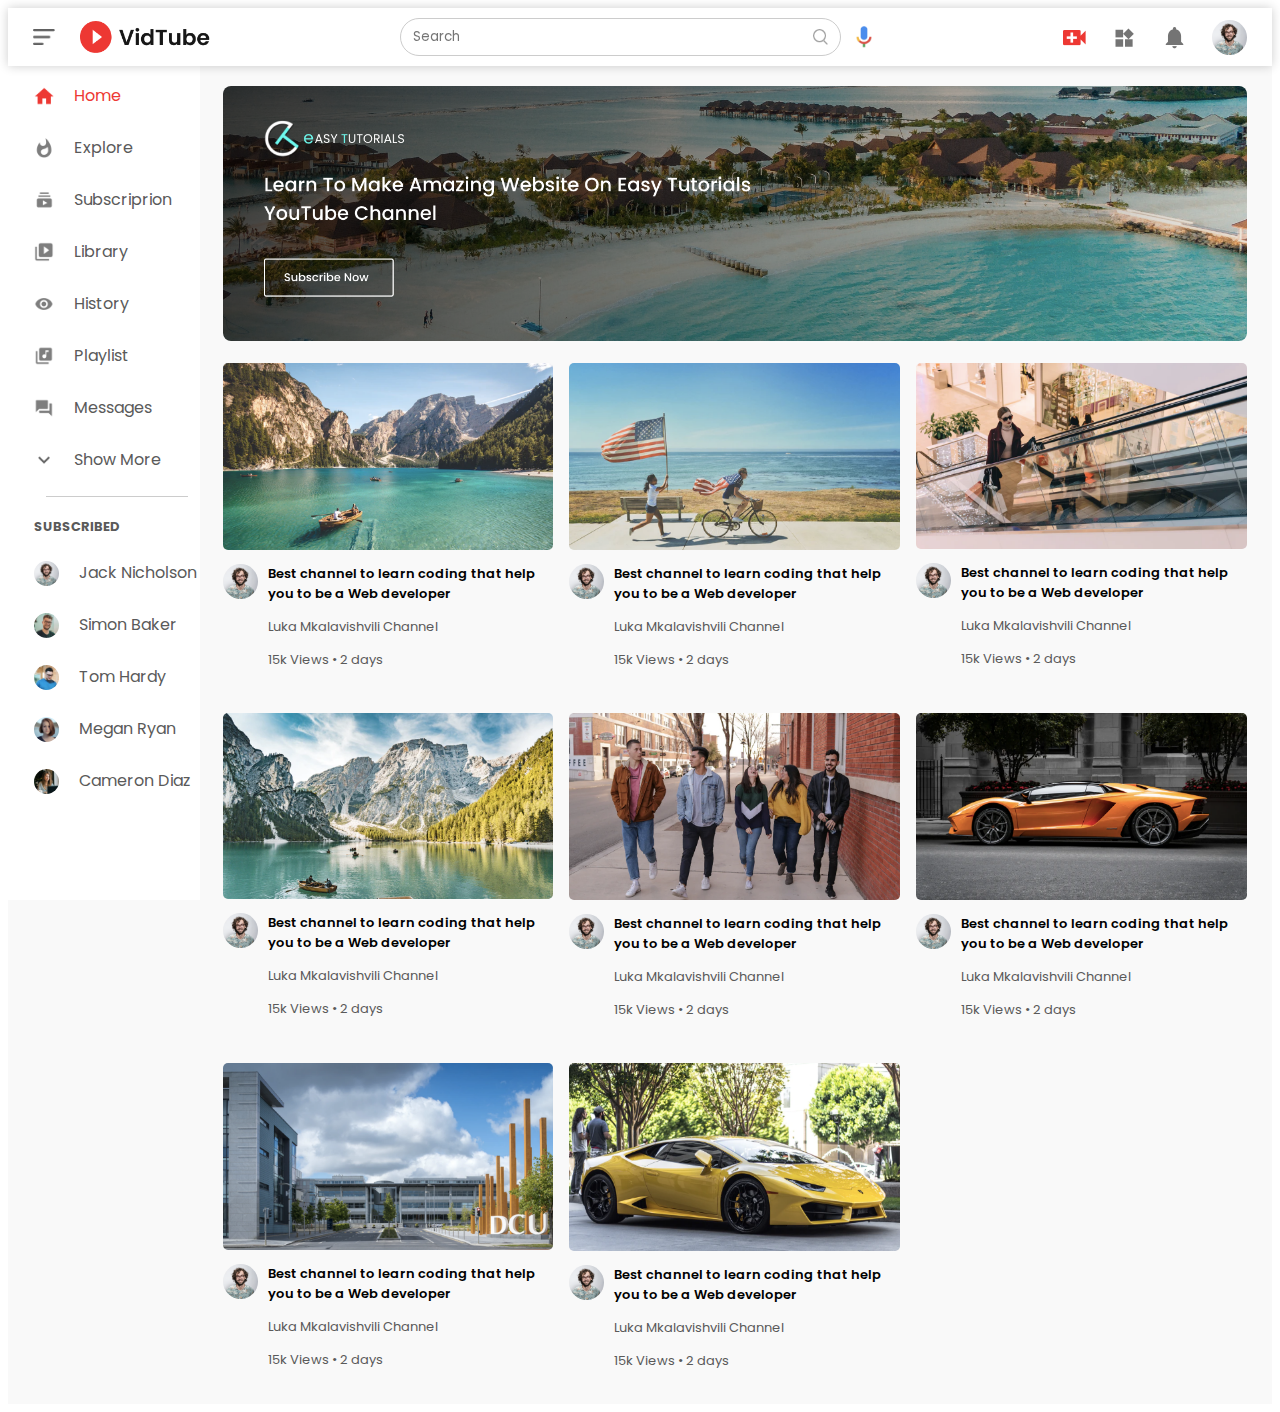
<file: index.html>
<!DOCTYPE html>
<html lang="en">
<head>
    <meta charset="UTF-8">
    <meta http-equiv="X-UA-Compatible" content="IE=edge">
    <meta name="viewport" content="width=device-width, initial-scale=1.0">
    <title>VidTube - Video Sharing Website</title>
    <link rel="stylesheet" href="style.css">
</head>
<body>

    <nav class="flex-div">
        <div class="nav-left flex-div">
            <img src="images/menu.png" alt="menu-picture" class="menu-icon">
            <img src="images/logo.png" alt="logo-picture" class="logo">
        </div>
        <div class="nav-middle flex-div">
            <div class="search-box flex-div">
                <input type="text" placeholder="Search">
                <img src="images/search.png" alt="search-img">
            </div>
            <img src="images/voice-search.png" alt="voice-search-pic" class="mic-icon">
        </div>
        <div class="nav-right flex-div">
            <img src="images/upload.png" alt="upload picture">
            <img src="images/more.png" alt="more picture">
            <img src="images/notification.png" alt="notification picture">
            <img src="images/Jack.png" alt="Jack picture" class="user-icon">
        </div>
    </nav>
    <!------------------- sidebar -------------------->
    <div class="sidebar">
        <div class="shortcut-links">
            <a href=""><img src="images/home.png" alt="home icon"><p>Home</p></a>
            <a href=""><img src="images/explore.png" alt="Explore icon"><p>Explore</p></a>
            <a href=""><img src="images/subscriprion.png" alt="subscriprion icon"><p>Subscriprion</p></a>
            <a href=""><img src="images/library.png" alt="Library icon"><p>Library</p></a>
            <a href=""><img src="images/history.png" alt="history icon"><p>History</p></a>
            <a href=""><img src="images/playlist.png" alt="playlist icon"><p>Playlist</p></a>
            <a href=""><img src="images/messages.png" alt="messages icon"><p>Messages</p></a>
            <a href=""><img src="images/show-more.png" alt="show-more icon"><p>Show More</p></a>
            <hr>
        </div>
        <div class="subscribed-list">
            <h3>SUBSCRIBED</h3>
            <a href=""><img src="images/Jack.png" alt="Jack picture"><p>Jack Nicholson</p></a>
            <a href=""><img src="images/simon.png" alt="Simon picture"><p>Simon Baker</p></a>
            <a href=""><img src="images/tom.png" alt="Tom picture"><p>Tom Hardy</p></a>
            <a href=""><img src="images/megan.png" alt="Megan picture"><p>Megan Ryan</p></a>
            <a href=""><img src="images/cameron.png" alt="Cameron picture"><p>Cameron Diaz</p></a>
        </div>
    </div>

    <!--------------- main -------------->
    
    <div class="container">
        <div class="banner">
            <img src="images/banner.png" alt="banner picture">
        </div>

        <div class="list-container">

            <div class="vid-list">
                <a href="play-video.html"><img src="images/thumbnail1.png" class="thumbnail"></a>
                <div class="flex-div">
                    <img src="images/Jack.png" >
                    <div class="vid-info">
                        <a href="play-video.html">Best channel to learn coding that help you to be a Web developer</a>
                        <p>Luka Mkalavishvili Channel</p>
                        <p>15k Views &bull; 2 days</p>
                    </div>
                </div>
            </div>

            <div class="vid-list">
                <a href=""><img src="images/thumbnail2.png" class="thumbnail"></a>
                <div class="flex-div">
                    <img src="images/Jack.png" >
                    <div class="vid-info">
                        <a href="">Best channel to learn coding that help you to be a Web developer</a>
                        <p>Luka Mkalavishvili Channel</p>
                        <p>15k Views &bull; 2 days</p>
                    </div>
                </div>
            </div>
            <div class="vid-list">
                <a href=""><img src="images/thumbnail3.png" class="thumbnail"></a>
                <div class="flex-div">
                    <img src="images/Jack.png" >
                    <div class="vid-info">
                        <a href="">Best channel to learn coding that help you to be a Web developer</a>
                        <p>Luka Mkalavishvili Channel</p>
                        <p>15k Views &bull; 2 days</p>
                    </div>
                </div>
            </div>
            <div class="vid-list">
                <a href=""><img src="images/thumbnail4.png" class="thumbnail"></a>
                <div class="flex-div">
                    <img src="images/Jack.png" >
                    <div class="vid-info">
                        <a href="">Best channel to learn coding that help you to be a Web developer</a>
                        <p>Luka Mkalavishvili Channel</p>
                        <p>15k Views &bull; 2 days</p>
                    </div>
                </div>
            </div>
            <div class="vid-list">
                <a href=""><img src="images/thumbnail5.png" class="thumbnail"></a>
                <div class="flex-div">
                    <img src="images/Jack.png" >
                    <div class="vid-info">
                        <a href="">Best channel to learn coding that help you to be a Web developer</a>
                        <p>Luka Mkalavishvili Channel</p>
                        <p>15k Views &bull; 2 days</p>
                    </div>
                </div>
            </div>
            <div class="vid-list">
                <a href=""><img src="images/thumbnail6.png" class="thumbnail"></a>
                <div class="flex-div">
                    <img src="images/Jack.png" >
                    <div class="vid-info">
                        <a href="">Best channel to learn coding that help you to be a Web developer</a>
                        <p>Luka Mkalavishvili Channel</p>
                        <p>15k Views &bull; 2 days</p>
                    </div>
                </div>
            </div>
            <div class="vid-list">
                <a href=""><img src="images/thumbnail7.png" class="thumbnail"></a>
                <div class="flex-div">
                    <img src="images/Jack.png" >
                    <div class="vid-info">
                        <a href="">Best channel to learn coding that help you to be a Web developer</a>
                        <p>Luka Mkalavishvili Channel</p>
                        <p>15k Views &bull; 2 days</p>
                    </div>
                </div>
            </div>
            <div class="vid-list">
                <a href=""><img src="images/thumbnail8.png" class="thumbnail"></a>
                <div class="flex-div">
                    <img src="images/Jack.png" >
                    <div class="vid-info">
                        <a href="">Best channel to learn coding that help you to be a Web developer</a>
                        <p>Luka Mkalavishvili Channel</p>
                        <p>15k Views &bull; 2 days</p>
                    </div>
                </div>
            </div>

        </div>
        
    </div>    








    <script src="script.js"></script>
</body>
</html>
</file>
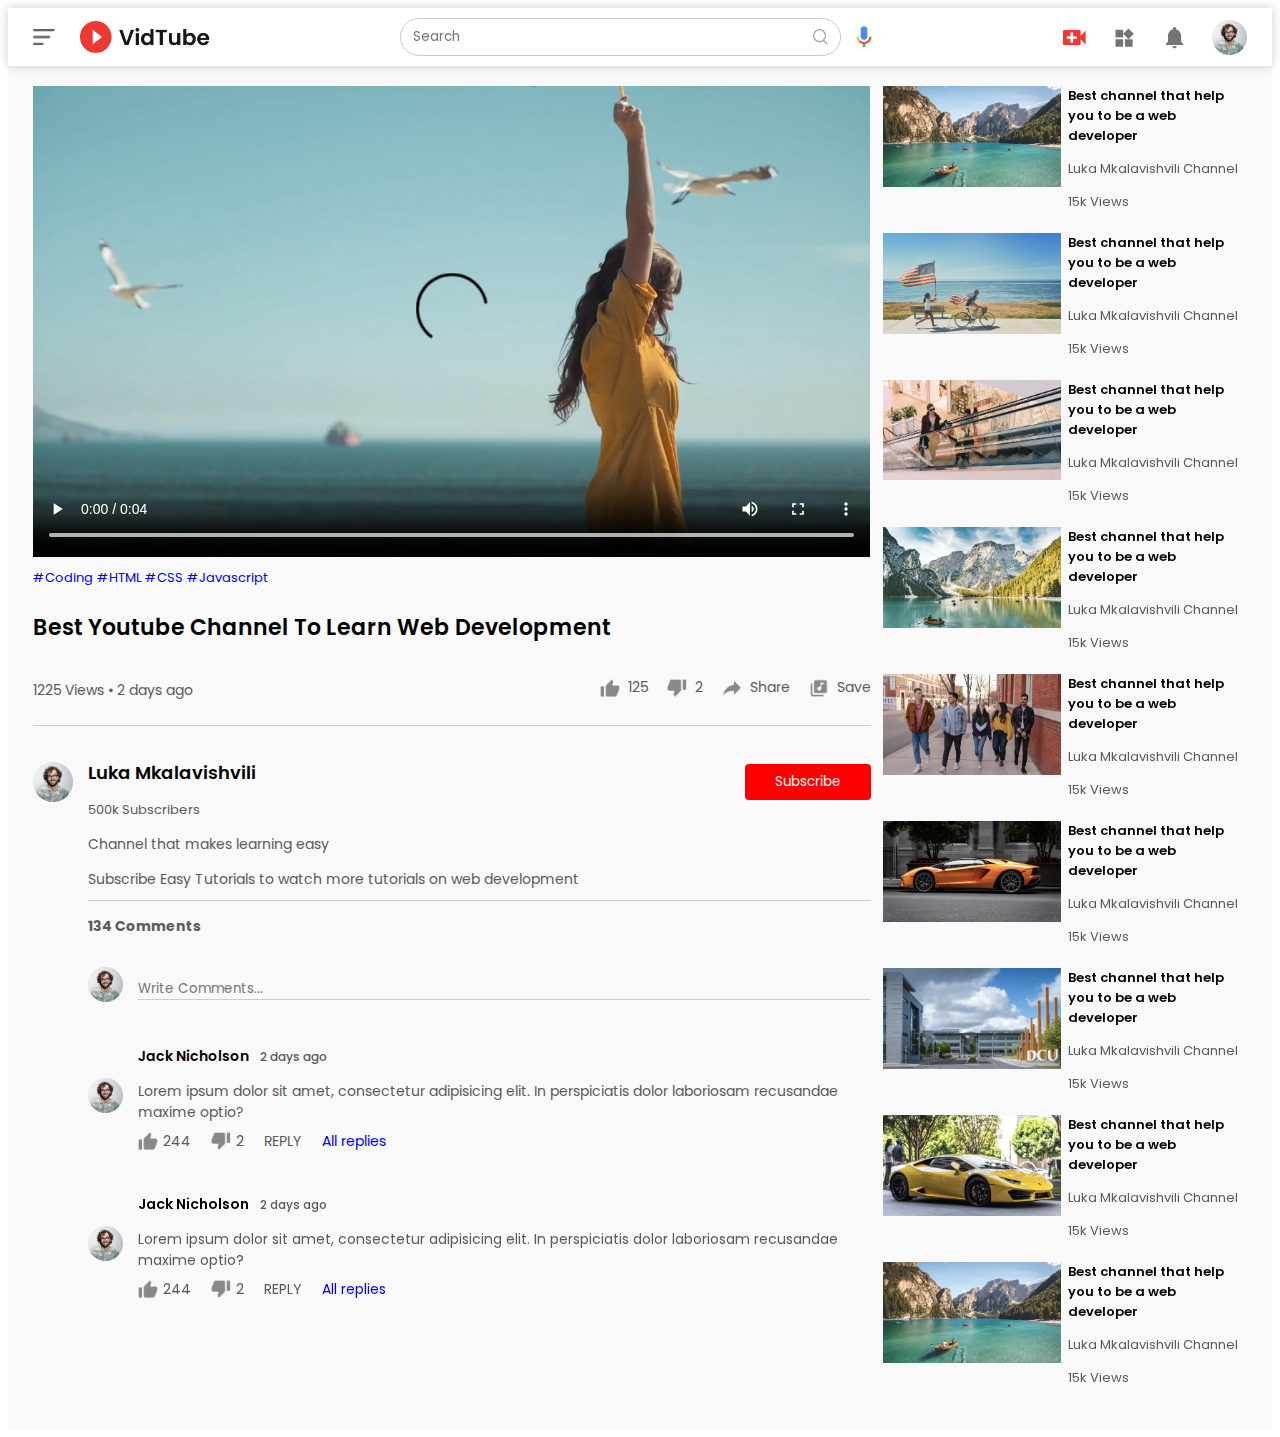
<file: play-video.html>
<!DOCTYPE html>
<html lang="en">
<head>
    <meta charset="UTF-8">
    <meta http-equiv="X-UA-Compatible" content="IE=edge">
    <meta name="viewport" content="width=device-width, initial-scale=1.0">
    <title>Play Video in VidTube</title>
    <link rel="stylesheet" href="style.css">
</head>
<body>

    <nav class="flex-div">
        <div class="nav-left flex-div">
            <img src="images/menu.png" alt="menu-picture" class="menu-icon">
            <img src="images/logo.png" alt="logo-picture" class="logo">
        </div>
        <div class="nav-middle flex-div">
            <div class="search-box flex-div">
                <input type="text" placeholder="Search">
                <img src="images/search.png" alt="search-img">
            </div>
            <img src="images/voice-search.png" alt="voice-search-pic" class="mic-icon">
        </div>
        <div class="nav-right flex-div">
            <img src="images/upload.png" alt="upload picture">
            <img src="images/more.png" alt="more picture">
            <img src="images/notification.png" alt="notification picture">
            <img src="images/Jack.png" alt="Jack picture" class="user-icon">
        </div>
    </nav>


    <div class="container play-container">
        <div class="row">
            <div class="play-video">
                <video controls autoplay>
                    <source src="images/video.mp4" type="video/mp4">
                </video>
                <div class="tags">
                    <a href="">#Coding</a> <a href="">#HTML</a> <a href="">#CSS</a> <a href="">#Javascript</a>
                </div>
                <h3>Best Youtube Channel To Learn Web Development</h3>
                <div class="play-video-info">
                    <p>1225 Views &bull; 2 days ago</p>
                    <div>
                        <a href=""><img src="images/like.png">125</a>
                        <a href=""><img src="images/dislike.png">2</a>
                        <a href=""><img src="images/share.png">Share</a>
                        <a href=""><img src="images/save.png">Save</a>
                    </div>
                </div>
                <hr>
                <div class="publisher">
                    <img src="images/Jack.png" >
                    <div>
                        <p>Luka Mkalavishvili</p>
                        <span>500k Subscribers</span>
                    </div>
                    <button type="button">Subscribe</button>
                </div>
                <div class="vid-description">
                    <p>Channel that makes learning easy</p>
                    <p>Subscribe Easy Tutorials to watch more tutorials on web development</p>
                    <hr>
                    <h4>134 Comments</h4>

                    <div class="add-comment">
                        <img src="images/Jack.png" >
                        <input type="text" placeholder="Write Comments...">
                    </div>
                    <div class="old-comment">
                        <img src="images/Jack.png">
                        <div>
                            <h3>Jack Nicholson <span>2 days ago</span></h3>
                            <p>Lorem ipsum dolor sit amet, consectetur adipisicing elit.
                                 In perspiciatis dolor laboriosam recusandae maxime optio?</p>
                            <div class="acomment-action">
                                <img src="images/like.png">
                                <span>244</span>
                                <img src="images/dislike.png">
                                <span>2</span>
                                <span>REPLY</span>
                                <a href="">All replies</a>
                            </div>    
                        </div>
                    </div>
                    <div class="old-comment">
                        <img src="images/Jack.png">
                        <div>
                            <h3>Jack Nicholson <span>2 days ago</span></h3>
                            <p>Lorem ipsum dolor sit amet, consectetur adipisicing elit.
                                 In perspiciatis dolor laboriosam recusandae maxime optio?</p>
                            <div class="acomment-action">
                                <img src="images/like.png">
                                <span>244</span>
                                <img src="images/dislike.png">
                                <span>2</span>
                                <span>REPLY</span>
                                <a href="">All replies</a>
                            </div>    
                        </div>
                    </div>
                    
                </div>

            </div>
            <div class="right-sidebar">

                <div class="side-video-list">
                    <a href="" class="small-thumbnail"><img src="images/thumbnail1.png"></a>
                    <div class="vid-info">
                        <a href="">Best channel that help you to be a web developer</a>
                        <p>Luka Mkalavishvili Channel</p>
                        <p>15k Views</p>
                    </div>
                </div>
                <div class="side-video-list">
                    <a href="" class="small-thumbnail"><img src="images/thumbnail2.png"></a>
                    <div class="vid-info">
                        <a href="">Best channel that help you to be a web developer</a>
                        <p>Luka Mkalavishvili Channel</p>
                        <p>15k Views</p>
                    </div>
                </div>
                <div class="side-video-list">
                    <a href="" class="small-thumbnail"><img src="images/thumbnail3.png"></a>
                    <div class="vid-info">
                        <a href="">Best channel that help you to be a web developer</a>
                        <p>Luka Mkalavishvili Channel</p>
                        <p>15k Views</p>
                    </div>
                </div>
                <div class="side-video-list">
                    <a href="" class="small-thumbnail"><img src="images/thumbnail4.png"></a>
                    <div class="vid-info">
                        <a href="">Best channel that help you to be a web developer</a>
                        <p>Luka Mkalavishvili Channel</p>
                        <p>15k Views</p>
                    </div>
                </div>
                <div class="side-video-list">
                    <a href="" class="small-thumbnail"><img src="images/thumbnail5.png"></a>
                    <div class="vid-info">
                        <a href="">Best channel that help you to be a web developer</a>
                        <p>Luka Mkalavishvili Channel</p>
                        <p>15k Views</p>
                    </div>
                </div>
                <div class="side-video-list">
                    <a href="" class="small-thumbnail"><img src="images/thumbnail6.png"></a>
                    <div class="vid-info">
                        <a href="">Best channel that help you to be a web developer</a>
                        <p>Luka Mkalavishvili Channel</p>
                        <p>15k Views</p>
                    </div>
                </div>
                <div class="side-video-list">
                    <a href="" class="small-thumbnail"><img src="images/thumbnail7.png"></a>
                    <div class="vid-info">
                        <a href="">Best channel that help you to be a web developer</a>
                        <p>Luka Mkalavishvili Channel</p>
                        <p>15k Views</p>
                    </div>
                </div>
                <div class="side-video-list">
                    <a href="" class="small-thumbnail"><img src="images/thumbnail8.png"></a>
                    <div class="vid-info">
                        <a href="">Best channel that help you to be a web developer</a>
                        <p>Luka Mkalavishvili Channel</p>
                        <p>15k Views</p>
                    </div>
                </div>
                <div class="side-video-list">
                    <a href="" class="small-thumbnail"><img src="images/thumbnail1.png"></a>
                    <div class="vid-info">
                        <a href="">Best channel that help you to be a web developer</a>
                        <p>Luka Mkalavishvili Channel</p>
                        <p>15k Views</p>
                    </div>
                </div>


            </div>


        </div>
    </div>
</body>
</html>
</file>
<file: style.css>
@import url('https://fonts.googleapis.com/css2?family=Poppins:wght@400;500;600&display=swap');

*{
    border: 0;
    padding: 0;
    box-sizing: border-box;
    font-family: 'Poppins', sans-serif;
    
}

a {
    text-decoration: none;
    color: #5a5a5a;
}
img {
    cursor: pointer;
}
.flex-div {
    display: flex;
    align-items: center;
}
nav {
    padding: 10px 2%;
    justify-content: space-between;
    box-shadow: 0 0 10px rgba(0, 0, 0, 0.2);
    background: #fff;
    position: sticky;
    top: 0;
    z-index: 10;
}
.nav-right img {
    width: 25px;
    margin-right: 25px;
}
.nav-right .user-icon {
    width: 35px;
    border-radius: 50%;
    margin-right: 0;
}
.nav-left .menu-icon {
    width: 22px;
    margin-right: 25px;
}
.nav-left .logo {
    width: 130px;
}
.nav-middle .mic-icon {
    width: 16px;
}
.nav-middle .search-box {
    border: 1px solid #ccc;
    margin-right: 15px;
    padding: 8px 12px;
    border-radius: 25px;
}
.nav-middle .search-box input {
    width: 400px;
    border: 0;
    outline: 0;
    background: transparent;
}
.nav-middle .search-box img {
    width: 15px;
}


/* ----------------- Sidebar ---------------- */

.sidebar{
    background: #fff;
    width: 15%;
    height: 100vh;
    position: fixed;
    top: 0;
    padding-left: 2%;
    padding-top: 80px; 
    
}

.shortcut-links a img{
    width: 20px;
    margin-right: 20px;
}
.shortcut-links a{
    display: flex;
    align-items: center;
    margin-bottom: 20px;
    width: fit-content;
    flex-wrap: wrap;
    line-height: 0;
}
.shortcut-links a:first-child{
    color: #ed3833;
}
.sidebar hr{
    border: 0;
    height: 1px;
    background: #ccc;
    width: 85%;
}
.subscribed-list h3 {
    font-size: 13px;
    margin: 20px 0;
    color: #5a5a5a;
}
.subscribed-list a{
    display: flex;
    align-items: center;
    margin-bottom: 20px;
    width: fit-content;
    flex-wrap: wrap;
    line-height: 0;
}
.subscribed-list a img {
    width: 25px;
    border-radius: 50%;
    margin-right: 20px;
}
.small-sidebar {
    width: 5%;
}
.small-sidebar a p {
    display: none;
}
.small-sidebar h3 {
    display: none;
}
.small-sidebar hr {
    width: 50%;
    margin-bottom: 25px;
}

/*------------ main -----------*/

.container {
    background: #f9f9f9;
    padding-left: 17%;
    padding-right: 2%;
    padding-top: 20px;
    padding-bottom: 20px;
}
.large-container {
    padding-left: 7%;
}

.banner {
    width: 100%;
}
.banner img {
    width: 100%;
    border-radius: 8px;
}
.list-container {
    display: grid;
    grid-template-columns: repeat(auto-fit, minmax(250px, 1fr));
    grid-column-gap:16px;
    grid-row-gap: 30px;
    margin-top: 15px;
}
.vid-list .thumbnail {
    width: 100%;
    border-radius: 5px;
}
.vid-list .flex-div {
    align-items: flex-start;
    margin-top: 7px;
}
.vid-list .flex-div img {
    width: 35px;
    border-radius: 50%;
    margin-right: 10px;
}
.vid-info {
    color: #5a5a5a;
    font-size: 13px;
}
.vid-info a {
    color: #000;
    font-weight: 600;
    display: block;
    margin-bottom: 5px;
}












@media (max-width: 900px){
    .menu-icon {
        display: none;
    }
    .sidebar {
        display: none;
    }
    .container, .large-container {
        padding-left: 5%;
        padding-right: 5%;
    }
    .nav-right img {
        display: none;
    }
    .nav-right .user-icon {
        display: block;
        width: 30px;
    }
    .nav-middle .search-box input {
        width: 100px;
    }
    .nav-middle .mic-icon {
        display: none;
    }
    .logo {
        width: 90px;
    }
}

/* ------Play Video Page ---------*/
.play-container{
    padding-left: 2%;
}
.row {
    display: flex;
    justify-content: space-between;
    flex-wrap: wrap;
}
.play-video {
    flex-basis: 69%;
}
.right-sidebar {
    flex-basis: 30%;
}
.play-video video {
    width: 100%;
}
.side-video-list {
    display: flex;
    justify-content: space-between;
    margin-bottom: 8px;
}
.side-video-list img {
    width: 100%;
}
.side-video-list .small-thumbnail {
    flex-basis: 49%;
}
.side-video-list .vid-info {
    flex-basis: 49%;
}
.play-video .tags a{
    color: #0000ff;
    font-size: 13px;
}
.play-video h3 {
    font-weight: 600;
    font-size: 22px;
}
.play-video .play-video-info {
    display: flex;
    align-items: center;
    justify-content: space-between;
    flex-wrap: wrap;
    margin-top: 10px;
    font-size: 14px;
    color: #5a5a5a;
}
.play-video .play-video-info a img {
    width: 20px;
    margin-right: 8px;
}
.play-video .play-video-info a {
    display: inline-flex;
    align-items: center;
    margin-left: 15px;
}
.play-video hr {
    border: 0;
    height: 1px;
    background: #ccc;
    margin: 10px 0;
}
.publisher {
    display: flex;
    align-items: center;
    margin-top: 20px;
}
.publisher div {
    flex: 1;
    line-height: 18px;
}
.publisher img {
    width: 40px;
    border-radius: 50%;
    margin-right: 15px;
}
.publisher div p {
    color: #000;
    font-weight: 600;
    font-size: 18px;
}
.publisher div span {
    font-size: 13px;
    color: #5a5a5a;
}
.publisher button {
    background: red;
    color: #fff;
    padding: 8px 30px;
    cursor: pointer;
    border-radius: 4px;
    border: 0;
    outline: 0;
}
.vid-description{
    padding-left: 55px;
    margin: 15px 0;
}
.vid-description p{
    font-size: 14px;
    margin-bottom: 5px;
    color: #5a5a5a;
}
.vid-description h4 {
    font-size: 14px;
    color: #5a5a5a;
    margin-top: 15px;
}
.add-comment {
    display: flex;
    align-items: center;
    margin: 30px 0;
}
.add-comment img {
    width: 35px;
    border-radius: 50%;
    margin-right: 15px;
}
.add-comment input {
    border: 0;
    outline: 0;
    border-bottom: 1px solid #ccc;
    width: 100%;
    padding-top: 10px;
    background: transparent;
}
.old-comment {
    display: flex;
    align-items: center;
    margin: 20px 0;
}
.old-comment img {
    width: 35px;
    border-radius: 50%;
    margin-right: 15px;
}
.old-comment h3{
    font-size: 14px;
    margin-bottom: 2px;
}
.old-comment h3 span {
    font-size: 12px;
    color: #5a5a5a;
    font-weight: 500;
    margin-left: 8px;
}
.old-comment .acomment-action{
    display: flex;
    align-items: center;
    margin: 8px 0;
    font-size: 14px;
}
.old-comment .acomment-action img {
    border-radius: 0;
    width: 20px;
    margin-right: 5px;
}
.old-comment .acomment-action span {
    margin-right: 20px;
    color: #5a5a5a;
}
.old-comment .acomment-action a {
    color: #0000ff;
}

@media (max-width:900px){
    .play-video {
        flex-basis: 100%;
    }
    .right-sidebar{
        flex-basis: 100%;
    }
    .play-container{
        padding-left: 5%;
    }
    .vid-description{
        padding-left: 0;
    }
    .play-video .play-video-info a{
        margin-left: 0;
        margin-right: 15px;
        margin-top: 15px;
    }
}
</file>
